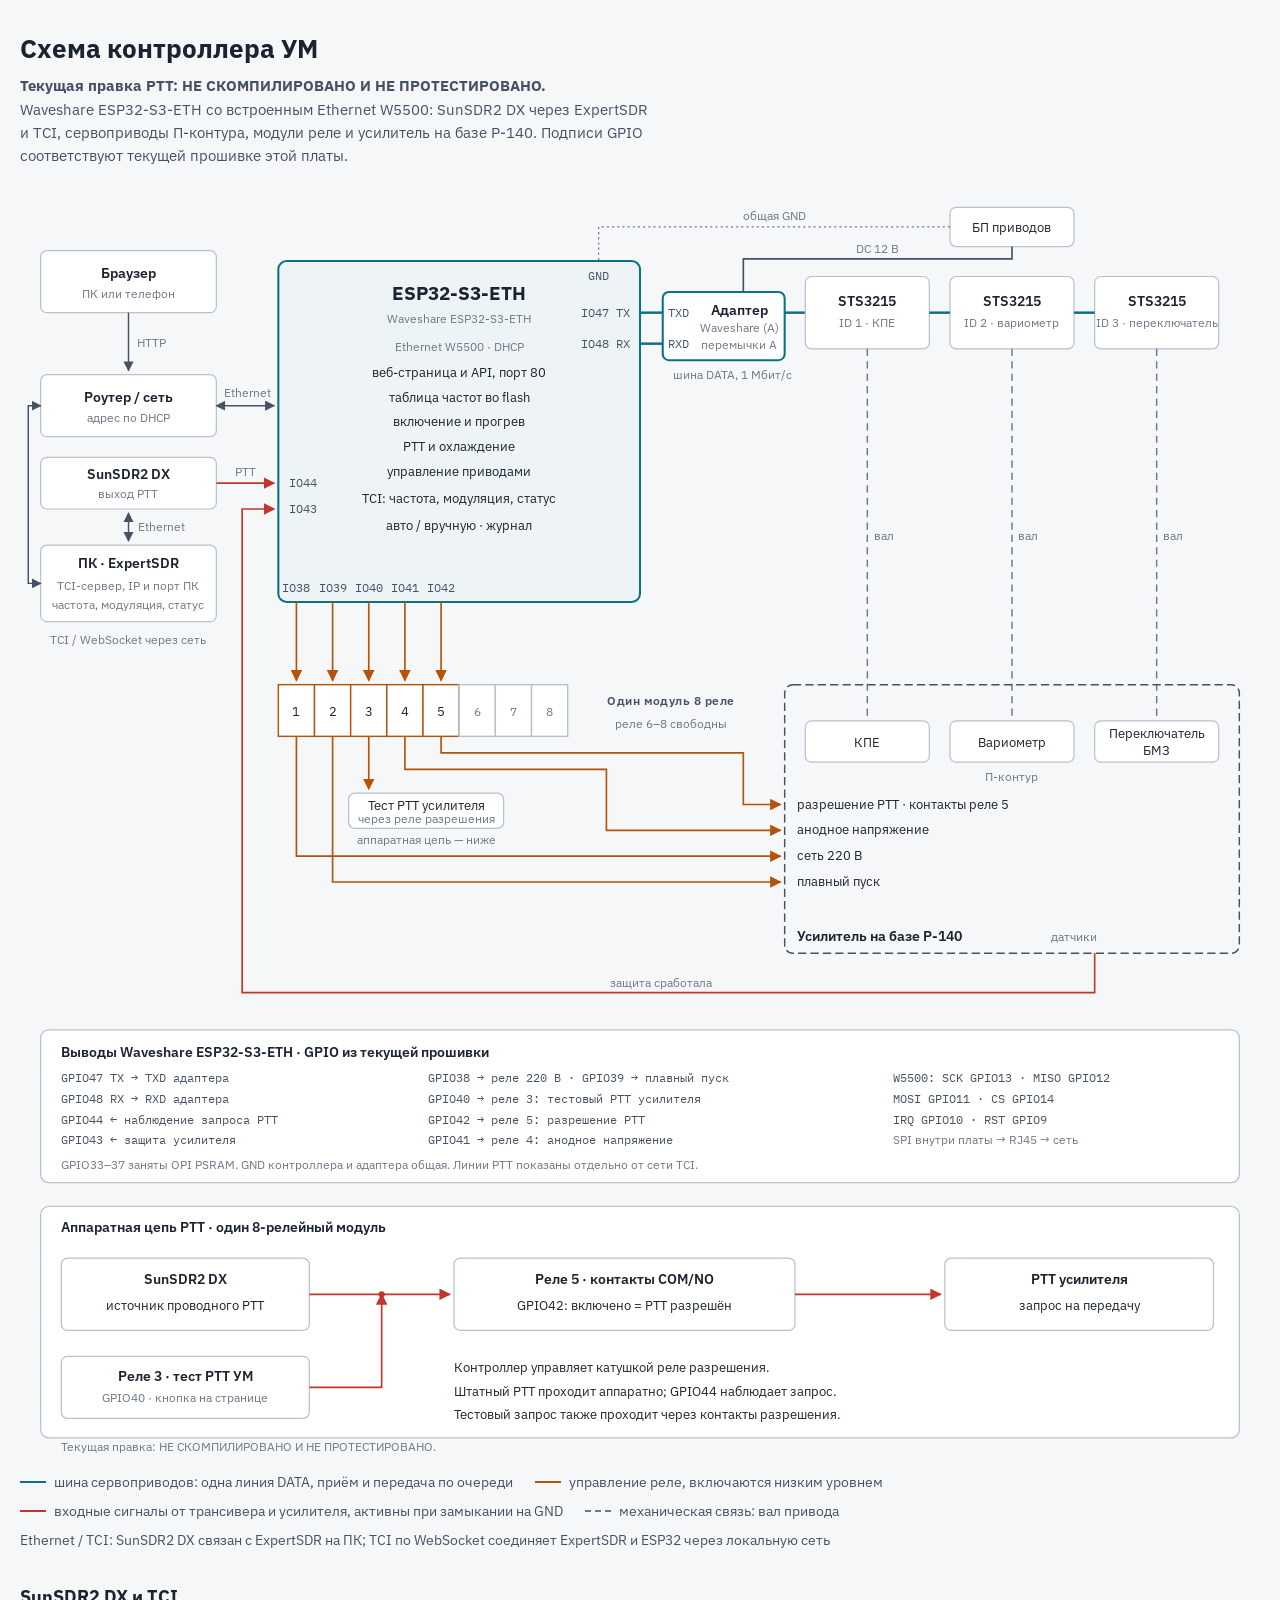
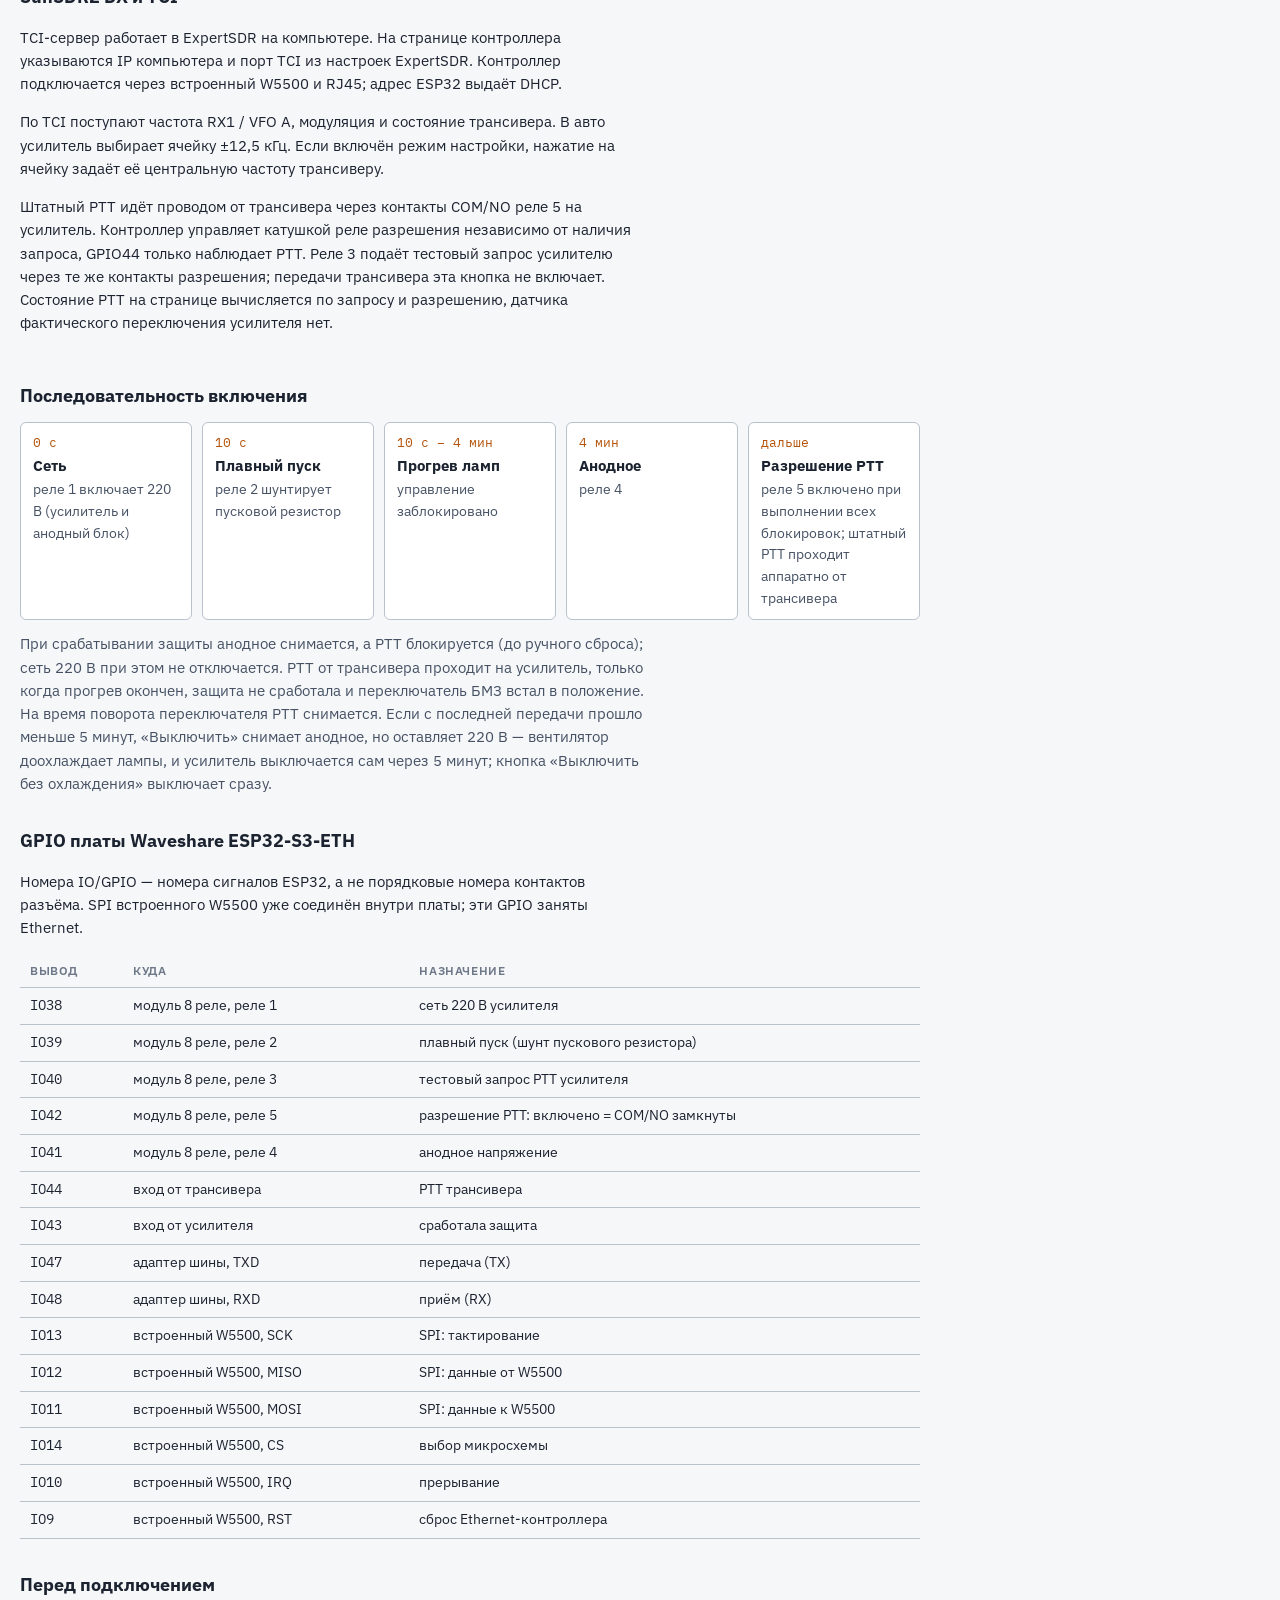
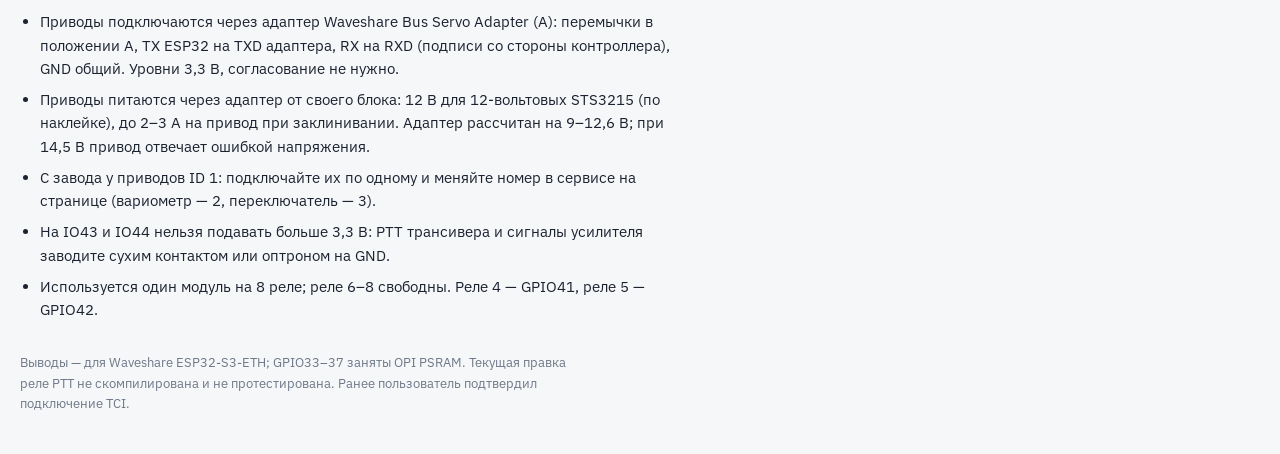
<file: docs/scheme.html>
<!doctype html>
<html lang="ru">
<head>
<meta charset="utf-8">
<meta name="viewport" content="width=device-width, initial-scale=1, viewport-fit=cover">
<title>Схема контроллера УМ</title>
<meta name="claude:viewport-fit-sides" content="cover">
<link rel="preconnect" href="https://fonts.googleapis.com">
<link rel="stylesheet" href="https://fonts.googleapis.com/css2?family=IBM+Plex+Mono:wght@400;500&family=IBM+Plex+Sans:wght@400;600;700&display=swap">

<style>
  body { margin: 0; }
  /* Схема по центру во всю ширину, ниже текстовые разделы колонкой ~70 знаков */
  :root {
    --bg: #f6f7f9; --ink: #1c2330; --ink2: #465264; --muted: #6e7888; --line: #b9c1cd;
    --panel: #ffffff; --panel2: #eef4f6; --bus: #0b7285; --warm: #b45309; --alert: #c2362b;
    --font-body: 'IBM Plex Sans', 'Segoe UI', Arial, sans-serif;
    --font-mono: 'IBM Plex Mono', Consolas, monospace;
  }
  @media (prefers-color-scheme: dark) {
    :root:not([data-theme="light"]) {
      --bg: #12161c; --ink: #e5e9ef; --ink2: #b0b9c7; --muted: #8791a1; --line: #364051;
      --panel: #1a2029; --panel2: #16252b; --bus: #3bbfd1; --warm: #f2a33a; --alert: #ff6f61;
      color-scheme: dark;
    }
  }
  :root[data-theme="dark"] {
    --bg: #12161c; --ink: #e5e9ef; --ink2: #b0b9c7; --muted: #8791a1; --line: #364051;
    --panel: #1a2029; --panel2: #16252b; --bus: #3bbfd1; --warm: #f2a33a; --alert: #ff6f61;
    color-scheme: dark;
  }
  body { background: var(--bg); color: var(--ink); font-family: var(--font-body); font-size: 15px; line-height: 1.55; }
  main { max-width: 1240px; margin: 0 auto; padding-block: 28px 40px;
         padding-left: max(16px, env(safe-area-inset-left, 0px)); padding-right: max(16px, env(safe-area-inset-right, 0px));
         display: grid; gap: 32px; }
  main > * { min-width: 0; }
  .intro h1 { margin: 0 0 6px; font-size: 26px; text-wrap: balance; }
  .intro p, footer, section > p, section > ul { max-width: 70ch; }
  section { max-width: 900px; }
  .intro p { margin: 0; color: var(--ink2); }
  h2 { font-size: 18px; margin: 0 0 12px; text-wrap: balance; }
  .fig { margin: 0; }
  .scroll { overflow-x: auto; }
  .fig .scheme { display: block; width: 100%; min-width: 860px; height: auto; }
  .legend { list-style: none; padding: 0; margin: 12px 0 0; display: flex; flex-wrap: wrap; gap: 8px 22px; color: var(--ink2); font-size: 13.5px; }
  .legend li { display: flex; align-items: center; gap: 8px; }
  .k { display: inline-block; width: 26px; height: 0; border-top: 2.4px solid var(--bus); }
  .k.ctl { border-top-color: var(--warm); }
  .k.sig { border-top-color: var(--alert); }
  .k.mech { border-top: 2px dashed var(--muted); }
  .steps { list-style: none; padding: 0; margin: 0; display: grid; grid-template-columns: repeat(auto-fit, minmax(150px, 1fr)); gap: 10px; }
  .steps li { background: var(--panel); border: 1px solid var(--line); border-radius: 6px; padding: 10px 12px; display: grid; gap: 2px; align-content: start; }
  .steps span:last-child { color: var(--ink2); font-size: 14px; }
  .steps .when { font-family: var(--font-mono); font-size: 12.5px; color: var(--warm); font-variant-numeric: tabular-nums; }
  .note { color: var(--ink2); margin: 12px 0 0; }
  table { border-collapse: collapse; width: 100%; min-width: 460px; font-size: 14px; }
  th, td { text-align: left; padding: 7px 10px; border-bottom: 1px solid var(--line); }
  th { font-size: 12px; letter-spacing: .05em; text-transform: uppercase; color: var(--muted); font-weight: 600; }
  .mono { font-family: var(--font-mono); font-variant-numeric: tabular-nums; }
  .checks { margin: 0; padding-left: 20px; display: grid; gap: 8px; }
  footer { color: var(--muted); font-size: 13px; }

.scheme text { font-family: 'IBM Plex Sans', 'Segoe UI', Arial, sans-serif; }
.scheme .t { font-size: 13px; fill: var(--ink); }
.scheme .ts { font-size: 11.5px; fill: var(--muted); }
.scheme .tb { font-size: 14px; font-weight: 600; fill: var(--ink); }
.scheme .th { font-size: 18px; font-weight: 700; fill: var(--ink); }
.scheme .tl { font-size: 12px; font-weight: 600; letter-spacing: .04em; fill: var(--ink2); }
.scheme .pin { font-family: 'IBM Plex Mono', Consolas, monospace; font-size: 11.5px; fill: var(--ink2); }
.scheme .box { fill: var(--panel); stroke: var(--line); stroke-width: 1.2; }
.scheme .esp { fill: var(--panel2); stroke: var(--bus); stroke-width: 2; }
.scheme .amp { fill: none; stroke: var(--ink2); stroke-width: 1.4; stroke-dasharray: 8 4; }
.scheme .comp { fill: var(--panel); stroke: var(--bus); stroke-width: 2; }
.scheme .cell { fill: var(--panel); stroke: var(--warm); stroke-width: 1.4; }
.scheme .cell.free { stroke: var(--line); }
.scheme .bus { fill: none; stroke: var(--bus); stroke-width: 2.4; }
.scheme .pwr { fill: none; stroke: var(--ink2); stroke-width: 1.6; }
.scheme .gnd { fill: none; stroke: var(--muted); stroke-width: 1.2; stroke-dasharray: 2 3; }
.scheme .mech { fill: none; stroke: var(--muted); stroke-width: 1.4; stroke-dasharray: 7 5; }
.scheme .ctl { fill: none; stroke: var(--warm); stroke-width: 1.6; }
.scheme .sig { fill: none; stroke: var(--alert); stroke-width: 1.6; }
.scheme .net { fill: none; stroke: var(--ink2); stroke-width: 1.4; }
.scheme .dot { fill: var(--bus); }
.scheme .ah-net { fill: var(--ink2); }
.scheme .ah-ctl { fill: var(--warm); }
.scheme .ah-sig { fill: var(--alert); }
.scheme .bg { fill: var(--bg); }

</style>
</head>
<body>
<main>
<header class="intro">
  <h1>Схема контроллера УМ</h1>
  <p><strong>Текущая правка PTT: НЕ СКОМПИЛИРОВАНО И НЕ ПРОТЕСТИРОВАНО.</strong></p>
  <p>Waveshare ESP32-S3-ETH со встроенным Ethernet W5500: SunSDR2 DX через ExpertSDR и TCI, сервоприводы П-контура, модули реле и усилитель на базе Р-140. Подписи GPIO соответствуют текущей прошивке этой платы.</p>
</header>

<figure class="fig">
  <div class="scroll"><svg xmlns="http://www.w3.org/2000/svg" viewBox="0 0 1200 1220" role="img" aria-label="Схема Waveshare ESP32-S3-ETH: Ethernet W5500, браузер по HTTP, SunSDR2 DX через ExpertSDR на компьютере и TCI по WebSocket; аппаратный PTT от трансивера через реле разрешения, GPIO44 наблюдает запрос, отдельное реле тестового PTT усилителя, один модуль на 8 реле; UART приводов GPIO47 TX и GPIO48 RX; реле GPIO38, 39, 40, 17, 18; входы GPIO44 и GPIO43; SPI W5500 GPIO13, 12, 11, 14, 10, 9." class="scheme"><defs>
<marker id="ar-net" viewBox="0 0 10 10" refX="9" refY="5" markerWidth="7" markerHeight="7" orient="auto-start-reverse"><path d="M0 0 L10 5 L0 10 z" class="ah-net"/></marker>
<marker id="ar-ctl" viewBox="0 0 10 10" refX="9" refY="5" markerWidth="7" markerHeight="7" orient="auto-start-reverse"><path d="M0 0 L10 5 L0 10 z" class="ah-ctl"/></marker>
<marker id="ar-sig" viewBox="0 0 10 10" refX="9" refY="5" markerWidth="7" markerHeight="7" orient="auto-start-reverse"><path d="M0 0 L10 5 L0 10 z" class="ah-sig"/></marker>
</defs><rect x="0" y="0" width="1200" height="1220" class="bg"/><rect x="20" y="50" width="170" height="60" rx="6" class="box"/>
<text x="105" y="76" class="tb" text-anchor="middle">Браузер</text>
<text x="105" y="96" class="ts" text-anchor="middle">ПК или телефон</text>
<rect x="20" y="170" width="170" height="60" rx="6" class="box"/>
<text x="105" y="196" class="tb" text-anchor="middle">Роутер / сеть</text>
<text x="105" y="216" class="ts" text-anchor="middle">адрес по DHCP</text>
<path d="M105 110 L105 166" class="net" marker-end="url(#ar-net)"/>
<text x="113" y="143" class="ts" text-anchor="start">HTTP</text>
<path d="M190 200 L246 200" class="net" marker-start="url(#ar-net)" marker-end="url(#ar-net)"/>
<text x="220" y="192" class="ts" text-anchor="middle">Ethernet</text>
<rect x="20" y="250" width="170" height="50" rx="6" class="box"/>
<text x="105" y="271" class="tb" text-anchor="middle">SunSDR2 DX</text>
<text x="105" y="289" class="ts" text-anchor="middle">выход PTT</text>
<path d="M190 275 L246 275" class="sig" marker-end="url(#ar-sig)"/>
<text x="218" y="268" class="ts" text-anchor="middle">PTT</text>
<rect x="20" y="335" width="170" height="74" rx="6" class="box"/>
<text x="105" y="357" class="tb" text-anchor="middle">ПК · ExpertSDR</text>
<text x="105" y="378" class="ts" text-anchor="middle">TCI-сервер, IP и порт ПК</text>
<text x="105" y="397" class="ts" text-anchor="middle">частота, модуляция, статус</text>
<path d="M105 304 L105 331" class="net" marker-start="url(#ar-net)" marker-end="url(#ar-net)"/>
<text x="114" y="321" class="ts">Ethernet</text>
<path d="M20 372 L8 372 L8 200 L20 200" class="net" marker-start="url(#ar-net)" marker-end="url(#ar-net)"/>
<text x="105" y="431" class="ts" text-anchor="middle">TCI / WebSocket через сеть</text>
<rect x="250" y="60" width="350" height="330" rx="8" class="esp"/>
<text x="425" y="98" class="th" text-anchor="middle">ESP32-S3-ETH</text>
<text x="425" y="120" class="ts" text-anchor="middle">Waveshare ESP32-S3-ETH</text>
<text x="425" y="147" class="ts" text-anchor="middle">Ethernet W5500 · DHCP</text>
<text x="425" y="172" class="t" text-anchor="middle">веб-страница и API, порт 80</text>
<text x="425" y="196" class="t" text-anchor="middle">таблица частот во flash</text>
<text x="425" y="220" class="t" text-anchor="middle">включение и прогрев</text>
<text x="425" y="244" class="t" text-anchor="middle">PTT и охлаждение</text>
<text x="425" y="268" class="t" text-anchor="middle">управление приводами</text>
<text x="425" y="294" class="t" text-anchor="middle">TCI: частота, модуляция, статус</text>
<text x="425" y="320" class="t" text-anchor="middle">авто / вручную · журнал</text>
<text x="590" y="114" class="pin" text-anchor="end">IO47 TX</text>
<text x="590" y="144" class="pin" text-anchor="end">IO48 RX</text>
<text x="560" y="78" class="pin" text-anchor="middle">GND</text>
<text x="260" y="279" class="pin" text-anchor="start">IO44</text>
<text x="260" y="304" class="pin" text-anchor="start">IO43</text>
<text x="267.5" y="380" class="pin" text-anchor="middle">IO38</text>
<text x="302.5" y="380" class="pin" text-anchor="middle">IO39</text>
<text x="337.5" y="380" class="pin" text-anchor="middle">IO40</text>
<text x="407.5" y="380" class="pin" text-anchor="middle">IO42</text>
<text x="372.5" y="380" class="pin" text-anchor="middle">IO41</text>
<path d="M600 110 L622 110" class="bus"/>
<path d="M600 140 L622 140" class="bus"/>
<rect x="622" y="90" width="118" height="66" rx="6" class="comp"/>
<text x="627" y="114" class="pin" text-anchor="start">TXD</text>
<text x="627" y="144" class="pin" text-anchor="start">RXD</text>
<text x="696" y="112" class="tb" text-anchor="middle">Адаптер</text>
<text x="696" y="129" class="ts" text-anchor="middle">Waveshare (A)</text>
<text x="696" y="145" class="ts" text-anchor="middle">перемычки A</text>
<path d="M740 110 L760 110" class="bus"/>
<text x="690" y="174" class="ts" text-anchor="middle">шина DATA, 1 Мбит/с</text>
<rect x="760" y="75" width="120" height="70" rx="6" class="box"/>
<text x="820" y="104" class="tb" text-anchor="middle">STS3215</text>
<text x="820" y="124" class="ts" text-anchor="middle">ID 1 · КПЕ</text>
<rect x="900" y="75" width="120" height="70" rx="6" class="box"/>
<text x="960" y="104" class="tb" text-anchor="middle">STS3215</text>
<text x="960" y="124" class="ts" text-anchor="middle">ID 2 · вариометр</text>
<rect x="1040" y="75" width="120" height="70" rx="6" class="box"/>
<text x="1100" y="104" class="tb" text-anchor="middle">STS3215</text>
<text x="1100" y="124" class="ts" text-anchor="middle">ID 3 · переключатель</text>
<path d="M880 110 L900 110" class="bus"/>
<path d="M1020 110 L1040 110" class="bus"/>
<rect x="900" y="8" width="120" height="38" rx="6" class="box"/>
<text x="960" y="32" class="t" text-anchor="middle">БП приводов</text>
<path d="M960 46 L960 58 L700 58 L700 90" class="pwr"/>
<text x="830" y="52" class="ts" text-anchor="middle">DC 12 В</text>
<path d="M900 27 L560 27 L560 60" class="gnd"/>
<text x="730" y="20" class="ts" text-anchor="middle">общая GND</text>
<path d="M820 145 L820 505" class="mech"/>
<text x="826" y="330" class="ts" text-anchor="start">вал</text>
<path d="M960 145 L960 505" class="mech"/>
<text x="966" y="330" class="ts" text-anchor="start">вал</text>
<path d="M1100 145 L1100 505" class="mech"/>
<text x="1106" y="330" class="ts" text-anchor="start">вал</text>
<text x="630" y="490" class="tl" text-anchor="middle">Один модуль 8 реле</text>
<rect x="250" y="470" width="35" height="50" rx="0" class="cell"/>
<text x="267.5" y="500" class="t" text-anchor="middle">1</text>
<rect x="285" y="470" width="35" height="50" rx="0" class="cell"/>
<text x="302.5" y="500" class="t" text-anchor="middle">2</text>
<rect x="320" y="470" width="35" height="50" rx="0" class="cell"/>
<text x="337.5" y="500" class="t" text-anchor="middle">3</text>
<rect x="355" y="470" width="35" height="50" rx="0" class="cell"/>
<text x="372.5" y="500" class="t" text-anchor="middle">4</text>
<rect x="390" y="470" width="35" height="50" rx="0" class="cell"/>
<text x="407.5" y="500" class="t" text-anchor="middle">5</text>
<rect x="425" y="470" width="35" height="50" rx="0" class="cell free"/>
<text x="442.5" y="500" class="ts" text-anchor="middle">6</text>
<rect x="460" y="470" width="35" height="50" rx="0" class="cell free"/>
<text x="477.5" y="500" class="ts" text-anchor="middle">7</text>
<rect x="495" y="470" width="35" height="50" rx="0" class="cell free"/>
<text x="512.5" y="500" class="ts" text-anchor="middle">8</text>
<text x="630" y="512" class="ts" text-anchor="middle">реле 6–8 свободны</text>
<path d="M267.5 390 L267.5 466" class="ctl" marker-end="url(#ar-ctl)"/>
<path d="M302.5 390 L302.5 466" class="ctl" marker-end="url(#ar-ctl)"/>
<path d="M337.5 390 L337.5 466" class="ctl" marker-end="url(#ar-ctl)"/>
<path d="M407.5 390 L407.5 466" class="ctl" marker-end="url(#ar-ctl)"/>
<path d="M372.5 390 L372.5 466" class="ctl" marker-end="url(#ar-ctl)"/>
<path d="M337.5 520 L337.5 571" class="ctl" marker-end="url(#ar-ctl)"/>
<rect x="318" y="575" width="150" height="34" rx="6" class="box"/>
<text x="393" y="591" class="t" text-anchor="middle">Тест PTT усилителя</text>
<text x="393" y="604" class="ts" text-anchor="middle">через реле разрешения</text>
<text x="393" y="624" class="ts" text-anchor="middle">аппаратная цепь — ниже</text>
<rect x="740" y="470" width="440" height="260" rx="8" class="amp"/>
<text x="752" y="718" class="tb" text-anchor="start">Усилитель на базе Р-140</text>
<rect x="760" y="505" width="120" height="40" rx="6" class="box"/>
<text x="820" y="530" class="t" text-anchor="middle">КПЕ</text>
<rect x="900" y="505" width="120" height="40" rx="6" class="box"/>
<text x="960" y="530" class="t" text-anchor="middle">Вариометр</text>
<rect x="1040" y="505" width="120" height="40" rx="6" class="box"/>
<text x="1100" y="522" class="t" text-anchor="middle">Переключатель</text>
<text x="1100" y="538" class="t" text-anchor="middle">БМЗ</text>
<text x="960" y="563" class="ts" text-anchor="middle">П-контур</text>
<path d="M372.5 520 L372.5 552 L567.5 552 L567.5 611 L736 611" class="ctl" marker-end="url(#ar-ctl)"/>
<text x="752" y="615" class="t" text-anchor="start">анодное напряжение</text>
<path d="M407.5 520 L407.5 536 L700 536 L700 586 L736 586" class="ctl" marker-end="url(#ar-ctl)"/>
<text x="752" y="590" class="t" text-anchor="start">разрешение PTT · контакты реле 5</text>
<path d="M267.5 520 L267.5 636 L736 636" class="ctl" marker-end="url(#ar-ctl)"/>
<text x="752" y="640" class="t" text-anchor="start">сеть 220 В</text>
<path d="M302.5 520 L302.5 661 L736 661" class="ctl" marker-end="url(#ar-ctl)"/>
<text x="752" y="665" class="t" text-anchor="start">плавный пуск</text>
<path d="M1040 730 L1040 768 L215 768 L215 300 L246 300" class="sig" marker-end="url(#ar-sig)"/>
<text x="620" y="763" class="ts" text-anchor="middle">защита сработала</text>
<text x="1020" y="718" class="ts" text-anchor="middle">датчики</text>
<rect x="20" y="804" width="1160" height="148" rx="8" class="box"/>
<text x="40" y="830" class="tb">Выводы Waveshare ESP32-S3-ETH · GPIO из текущей прошивки</text>
<text x="40" y="855" class="pin">GPIO47 TX → TXD адаптера</text>
<text x="40" y="875" class="pin">GPIO48 RX → RXD адаптера</text>
<text x="40" y="895" class="pin">GPIO44 ← наблюдение запроса PTT</text>
<text x="40" y="915" class="pin">GPIO43 ← защита усилителя</text>
<text x="395" y="855" class="pin">GPIO38 → реле 220 В · GPIO39 → плавный пуск</text>
<text x="395" y="875" class="pin">GPIO40 → реле 3: тестовый PTT усилителя</text>
<text x="395" y="895" class="pin">GPIO42 → реле 5: разрешение PTT</text>
<text x="395" y="915" class="pin">GPIO41 → реле 4: анодное напряжение</text>
<text x="845" y="855" class="pin">W5500: SCK GPIO13 · MISO GPIO12</text>
<text x="845" y="875" class="pin">MOSI GPIO11 · CS GPIO14</text>
<text x="845" y="895" class="pin">IRQ GPIO10 · RST GPIO9</text>
<text x="845" y="915" class="ts">SPI внутри платы → RJ45 → сеть</text>
<text x="40" y="939" class="ts">GPIO33–37 заняты OPI PSRAM. GND контроллера и адаптера общая. Линии PTT показаны отдельно от сети TCI.</text>
<rect x="20" y="975" width="1160" height="224" rx="8" class="box"/>
<text x="40" y="1000" class="tb">Аппаратная цепь PTT · один 8-релейный модуль</text>
<rect x="40" y="1025" width="240" height="70" rx="6" class="box"/>
<text x="160" y="1050" class="tb" text-anchor="middle">SunSDR2 DX</text>
<text x="160" y="1075" class="t" text-anchor="middle">источник проводного PTT</text>
<path d="M280 1060 L416 1060" class="sig" marker-end="url(#ar-sig)"/>
<circle cx="350" cy="1060" r="3" class="ah-sig"/>
<rect x="420" y="1025" width="330" height="70" rx="6" class="box"/>
<text x="585" y="1050" class="tb" text-anchor="middle">Реле 5 · контакты COM/NO</text>
<text x="585" y="1075" class="t" text-anchor="middle">GPIO42: включено = PTT разрешён</text>
<path d="M750 1060 L891 1060" class="sig" marker-end="url(#ar-sig)"/>
<rect x="895" y="1025" width="260" height="70" rx="6" class="box"/>
<text x="1025" y="1050" class="tb" text-anchor="middle">PTT усилителя</text>
<text x="1025" y="1075" class="t" text-anchor="middle">запрос на передачу</text>
<rect x="40" y="1120" width="240" height="60" rx="6" class="box"/>
<text x="160" y="1144" class="tb" text-anchor="middle">Реле 3 · тест PTT УМ</text>
<text x="160" y="1164" class="ts" text-anchor="middle">GPIO40 · кнопка на странице</text>
<path d="M280 1150 L350 1150 L350 1060" class="sig" marker-end="url(#ar-sig)"/>
<text x="420" y="1135" class="t">Контроллер управляет катушкой реле разрешения.</text>
<text x="420" y="1158" class="t">Штатный PTT проходит аппаратно; GPIO44 наблюдает запрос.</text>
<text x="420" y="1181" class="t">Тестовый запрос также проходит через контакты разрешения.</text>
<text x="40" y="1212" class="ts">Текущая правка: НЕ СКОМПИЛИРОВАНО И НЕ ПРОТЕСТИРОВАНО.</text>
</svg></div>
  <figcaption>
    <ul class="legend">
      <li><i class="k bus"></i>шина сервоприводов: одна линия DATA, приём и передача по очереди</li>
      <li><i class="k ctl"></i>управление реле, включаются низким уровнем</li>
      <li><i class="k sig"></i>входные сигналы от трансивера и усилителя, активны при замыкании на GND</li>
      <li><i class="k mech"></i>механическая связь: вал привода</li>
      <li>Ethernet / TCI: SunSDR2 DX связан с ExpertSDR на ПК; TCI по WebSocket соединяет ExpertSDR и ESP32 через локальную сеть</li>
    </ul>
  </figcaption>
</figure>

<section>
  <h2>SunSDR2 DX и TCI</h2>
  <p>TCI-сервер работает в ExpertSDR на компьютере. На странице контроллера указываются IP компьютера и порт TCI из настроек ExpertSDR. Контроллер подключается через встроенный W5500 и RJ45; адрес ESP32 выдаёт DHCP.</p>
  <p>По TCI поступают частота RX1 / VFO A, модуляция и состояние трансивера. В авто усилитель выбирает ячейку ±12,5 кГц. Если включён режим настройки, нажатие на ячейку задаёт её центральную частоту трансиверу.</p>
  <p>Штатный PTT идёт проводом от трансивера через контакты COM/NO реле 5 на усилитель. Контроллер управляет катушкой реле разрешения независимо от наличия запроса, GPIO44 только наблюдает PTT. Реле 3 подаёт тестовый запрос усилителю через те же контакты разрешения; передачи трансивера эта кнопка не включает. Состояние PTT на странице вычисляется по запросу и разрешению, датчика фактического переключения усилителя нет.</p>
</section>

<section>
  <h2>Последовательность включения</h2>
  <ol class="steps">
    <li><span class="when">0 с</span><b>Сеть</b><span>реле 1 включает 220 В (усилитель и анодный блок)</span></li>
    <li><span class="when">10 с</span><b>Плавный пуск</b><span>реле 2 шунтирует пусковой резистор</span></li>
    <li><span class="when">10 с – 4 мин</span><b>Прогрев ламп</b><span>управление заблокировано</span></li>
    <li><span class="when">4 мин</span><b>Анодное</b><span>реле 4</span></li>
    <li><span class="when">дальше</span><b>Разрешение PTT</b><span>реле 5 включено при выполнении всех блокировок; штатный PTT проходит аппаратно от трансивера</span></li>
  </ol>
  <p class="note">При срабатывании защиты анодное снимается, а PTT блокируется (до ручного сброса); сеть 220 В при этом не отключается. PTT от трансивера проходит на усилитель, только когда прогрев окончен, защита не сработала и переключатель БМЗ встал в положение. На время поворота переключателя PTT снимается. Если с последней передачи прошло меньше 5 минут, «Выключить» снимает анодное, но оставляет 220 В — вентилятор доохлаждает лампы, и усилитель выключается сам через 5 минут; кнопка «Выключить без охлаждения» выключает сразу.</p>
</section>

<section>
  <h2>GPIO платы Waveshare ESP32-S3-ETH</h2>
  <p>Номера IO/GPIO — номера сигналов ESP32, а не порядковые номера контактов разъёма. SPI встроенного W5500 уже соединён внутри платы; эти GPIO заняты Ethernet.</p>
  <div class="scroll">
  <table>
    <thead><tr><th>Вывод</th><th>Куда</th><th>Назначение</th></tr></thead>
    <tbody>
      <tr><td class="mono">IO38</td><td>модуль 8 реле, реле 1</td><td>сеть 220 В усилителя</td></tr>
      <tr><td class="mono">IO39</td><td>модуль 8 реле, реле 2</td><td>плавный пуск (шунт пускового резистора)</td></tr>
      <tr><td class="mono">IO40</td><td>модуль 8 реле, реле 3</td><td>тестовый запрос PTT усилителя</td></tr>
      <tr><td class="mono">IO42</td><td>модуль 8 реле, реле 5</td><td>разрешение PTT: включено = COM/NO замкнуты</td></tr>
      <tr><td class="mono">IO41</td><td>модуль 8 реле, реле 4</td><td>анодное напряжение</td></tr>
      <tr><td class="mono">IO44</td><td>вход от трансивера</td><td>PTT трансивера</td></tr>
      <tr><td class="mono">IO43</td><td>вход от усилителя</td><td>сработала защита</td></tr>
      <tr><td class="mono">IO47</td><td>адаптер шины, TXD</td><td>передача (TX)</td></tr>
      <tr><td class="mono">IO48</td><td>адаптер шины, RXD</td><td>приём (RX)</td></tr>
      <tr><td class="mono">IO13</td><td>встроенный W5500, SCK</td><td>SPI: тактирование</td></tr>
      <tr><td class="mono">IO12</td><td>встроенный W5500, MISO</td><td>SPI: данные от W5500</td></tr>
      <tr><td class="mono">IO11</td><td>встроенный W5500, MOSI</td><td>SPI: данные к W5500</td></tr>
      <tr><td class="mono">IO14</td><td>встроенный W5500, CS</td><td>выбор микросхемы</td></tr>
      <tr><td class="mono">IO10</td><td>встроенный W5500, IRQ</td><td>прерывание</td></tr>
      <tr><td class="mono">IO9</td><td>встроенный W5500, RST</td><td>сброс Ethernet-контроллера</td></tr>
    </tbody>
  </table>
  </div>
</section>

<section>
  <h2>Перед подключением</h2>
  <ul class="checks">
    <li>Приводы подключаются через адаптер Waveshare Bus Servo Adapter (A): перемычки в положении A, TX ESP32 на TXD адаптера, RX на RXD (подписи со стороны контроллера), GND общий. Уровни 3,3 В, согласование не нужно.</li>
    <li>Приводы питаются через адаптер от своего блока: 12 В для 12-вольтовых STS3215 (по наклейке), до 2–3 А на привод при заклинивании. Адаптер рассчитан на 9–12,6 В; при 14,5 В привод отвечает ошибкой напряжения.</li>
    <li>С завода у приводов ID 1: подключайте их по одному и меняйте номер в сервисе на странице (вариометр — 2, переключатель — 3).</li>
    <li>На IO43 и IO44 нельзя подавать больше 3,3 В: PTT трансивера и сигналы усилителя заводите сухим контактом или оптроном на GND.</li>
    <li>Используется один модуль на 8 реле; реле 6–8 свободны. Реле 4 — GPIO41, реле 5 — GPIO42.</li>
  </ul>
</section>

<footer>Выводы — для Waveshare ESP32-S3-ETH; GPIO33–37 заняты OPI PSRAM. Текущая правка реле PTT не скомпилирована и не протестирована. Ранее пользователь подтвердил подключение TCI.</footer>
</main>
</body>
</html>
</file>
